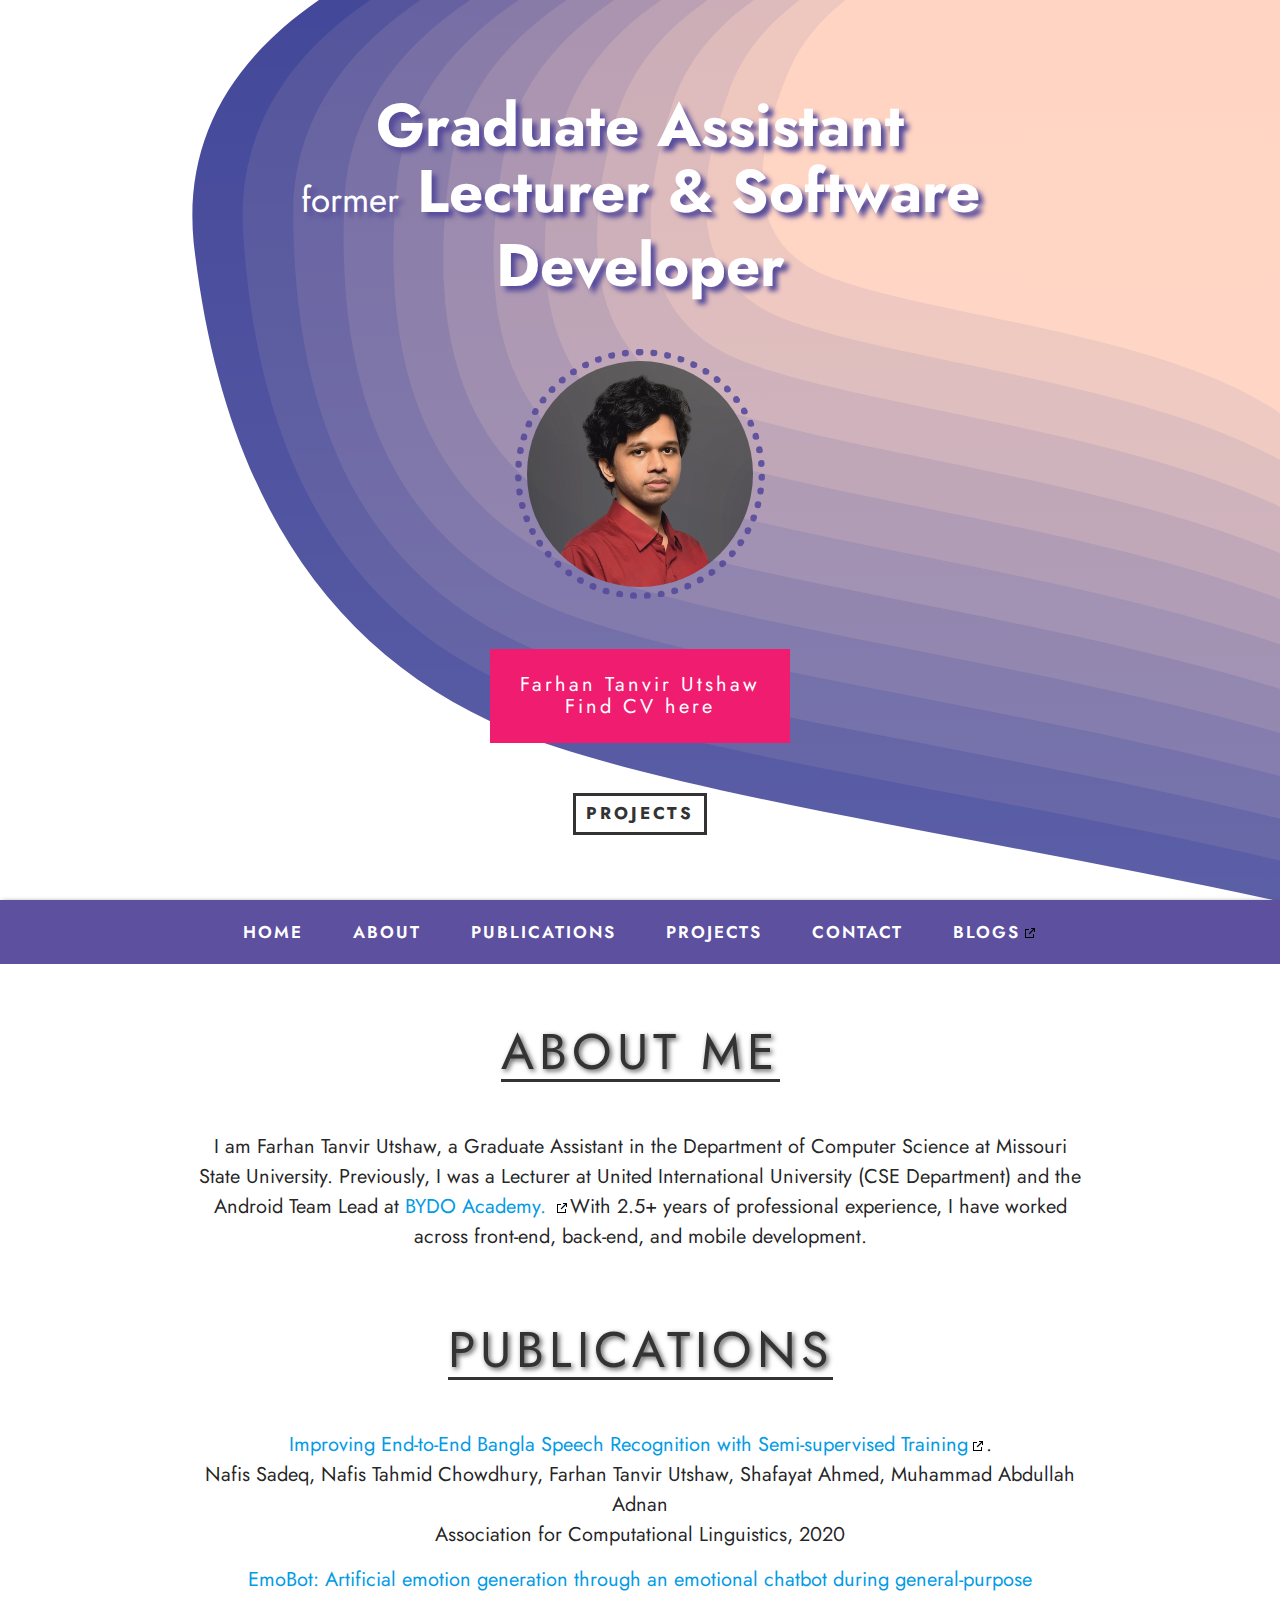
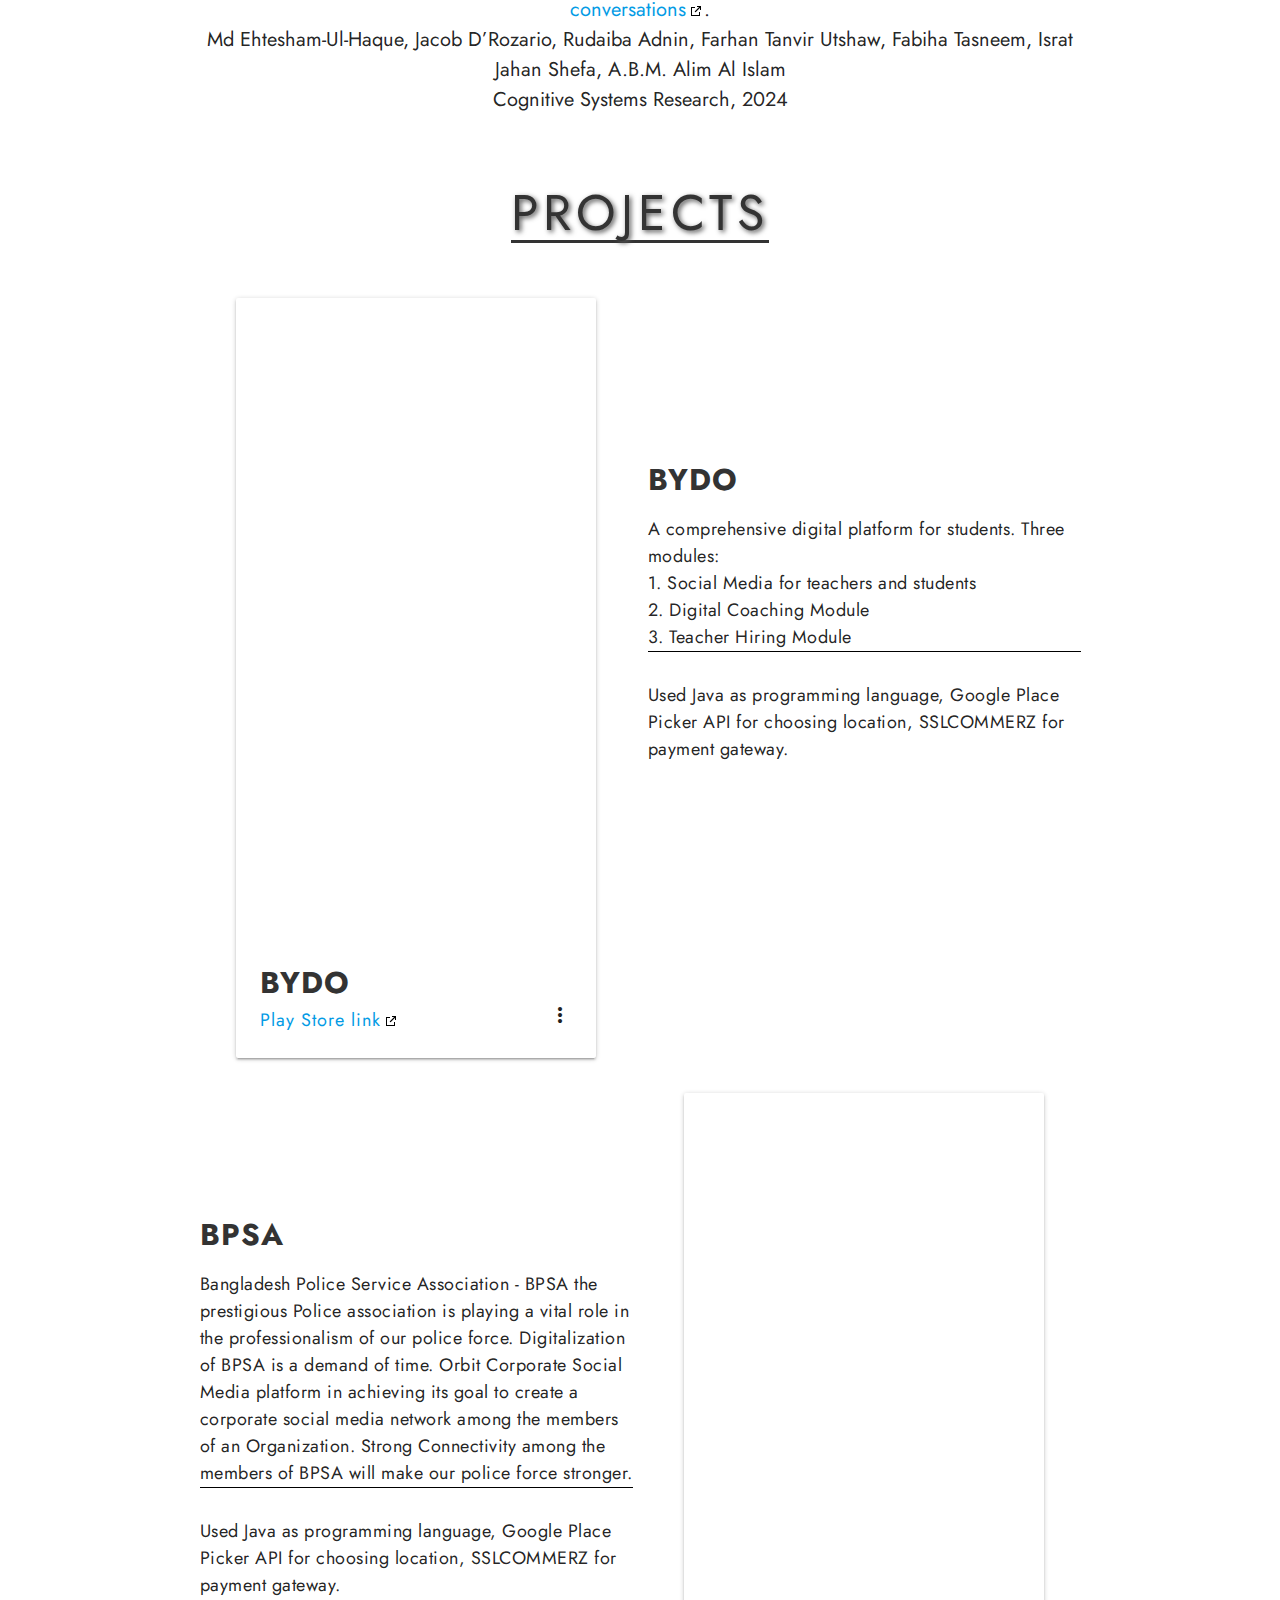
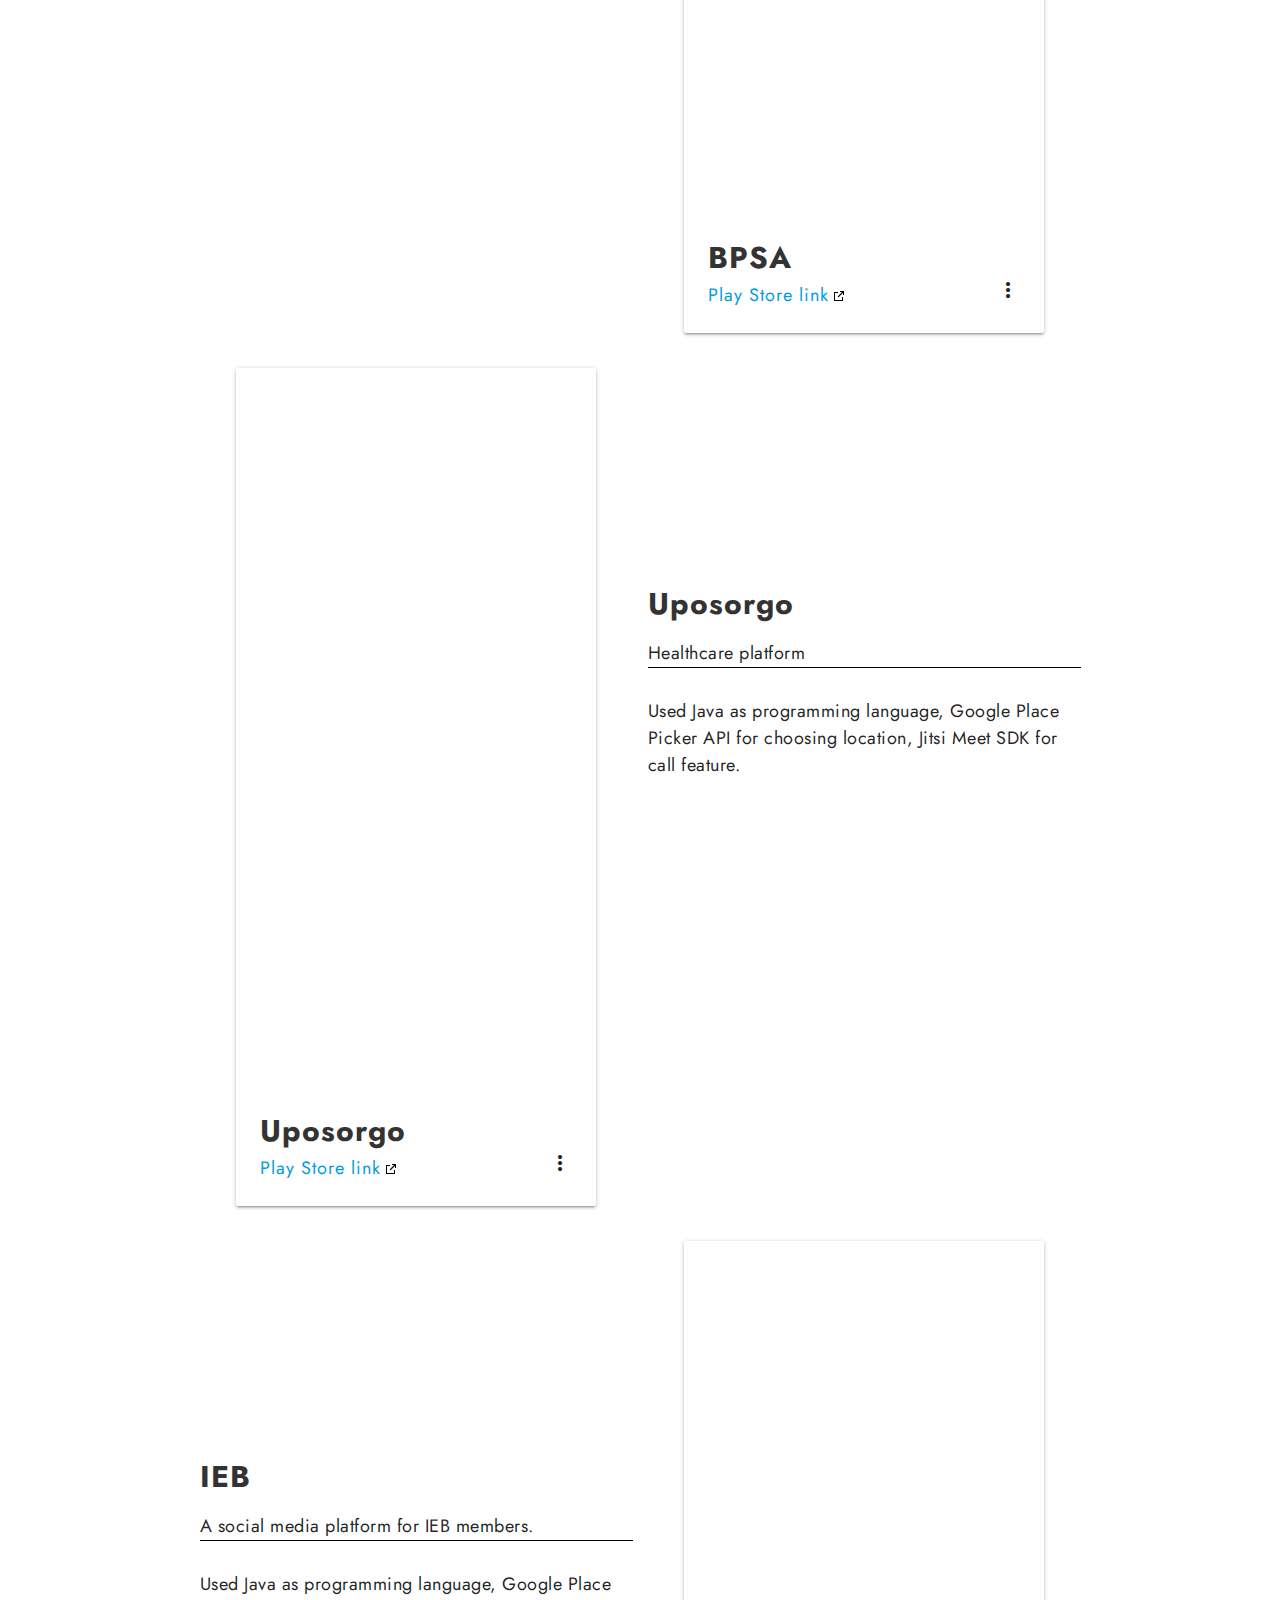
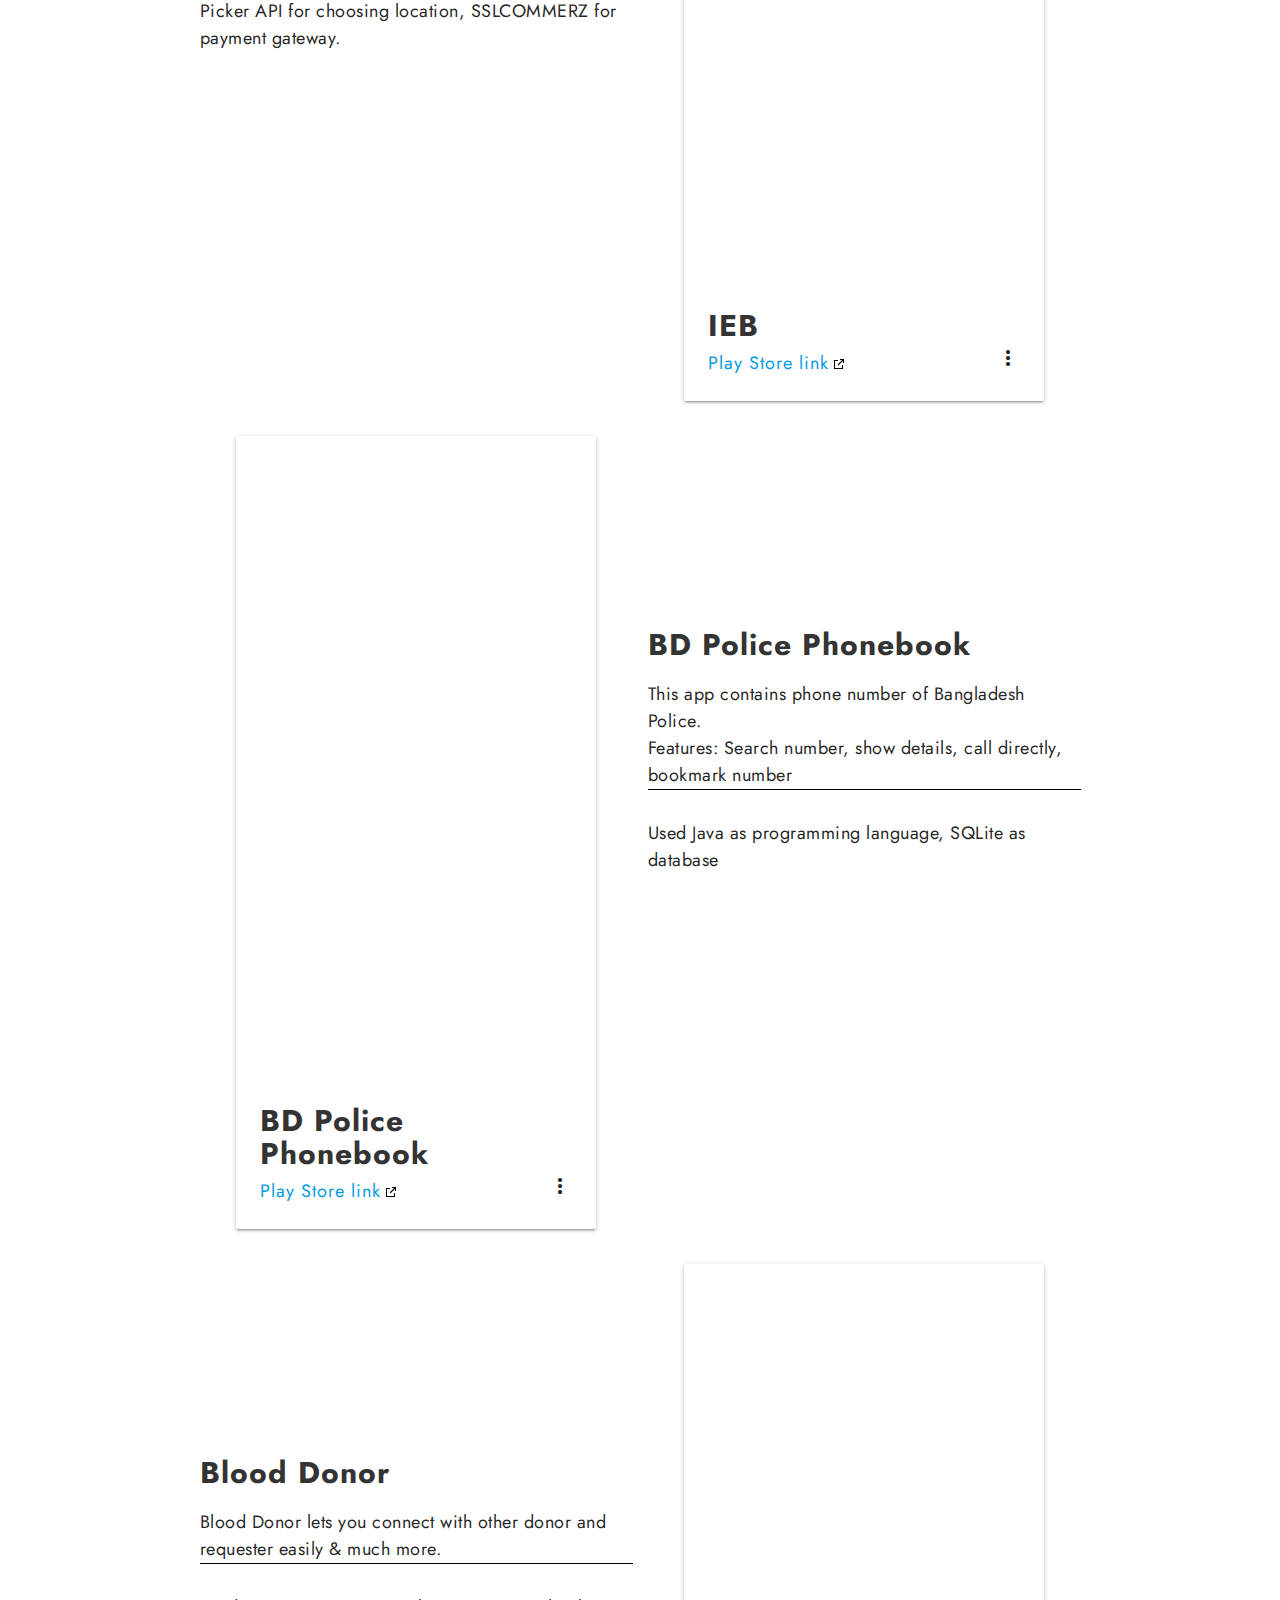
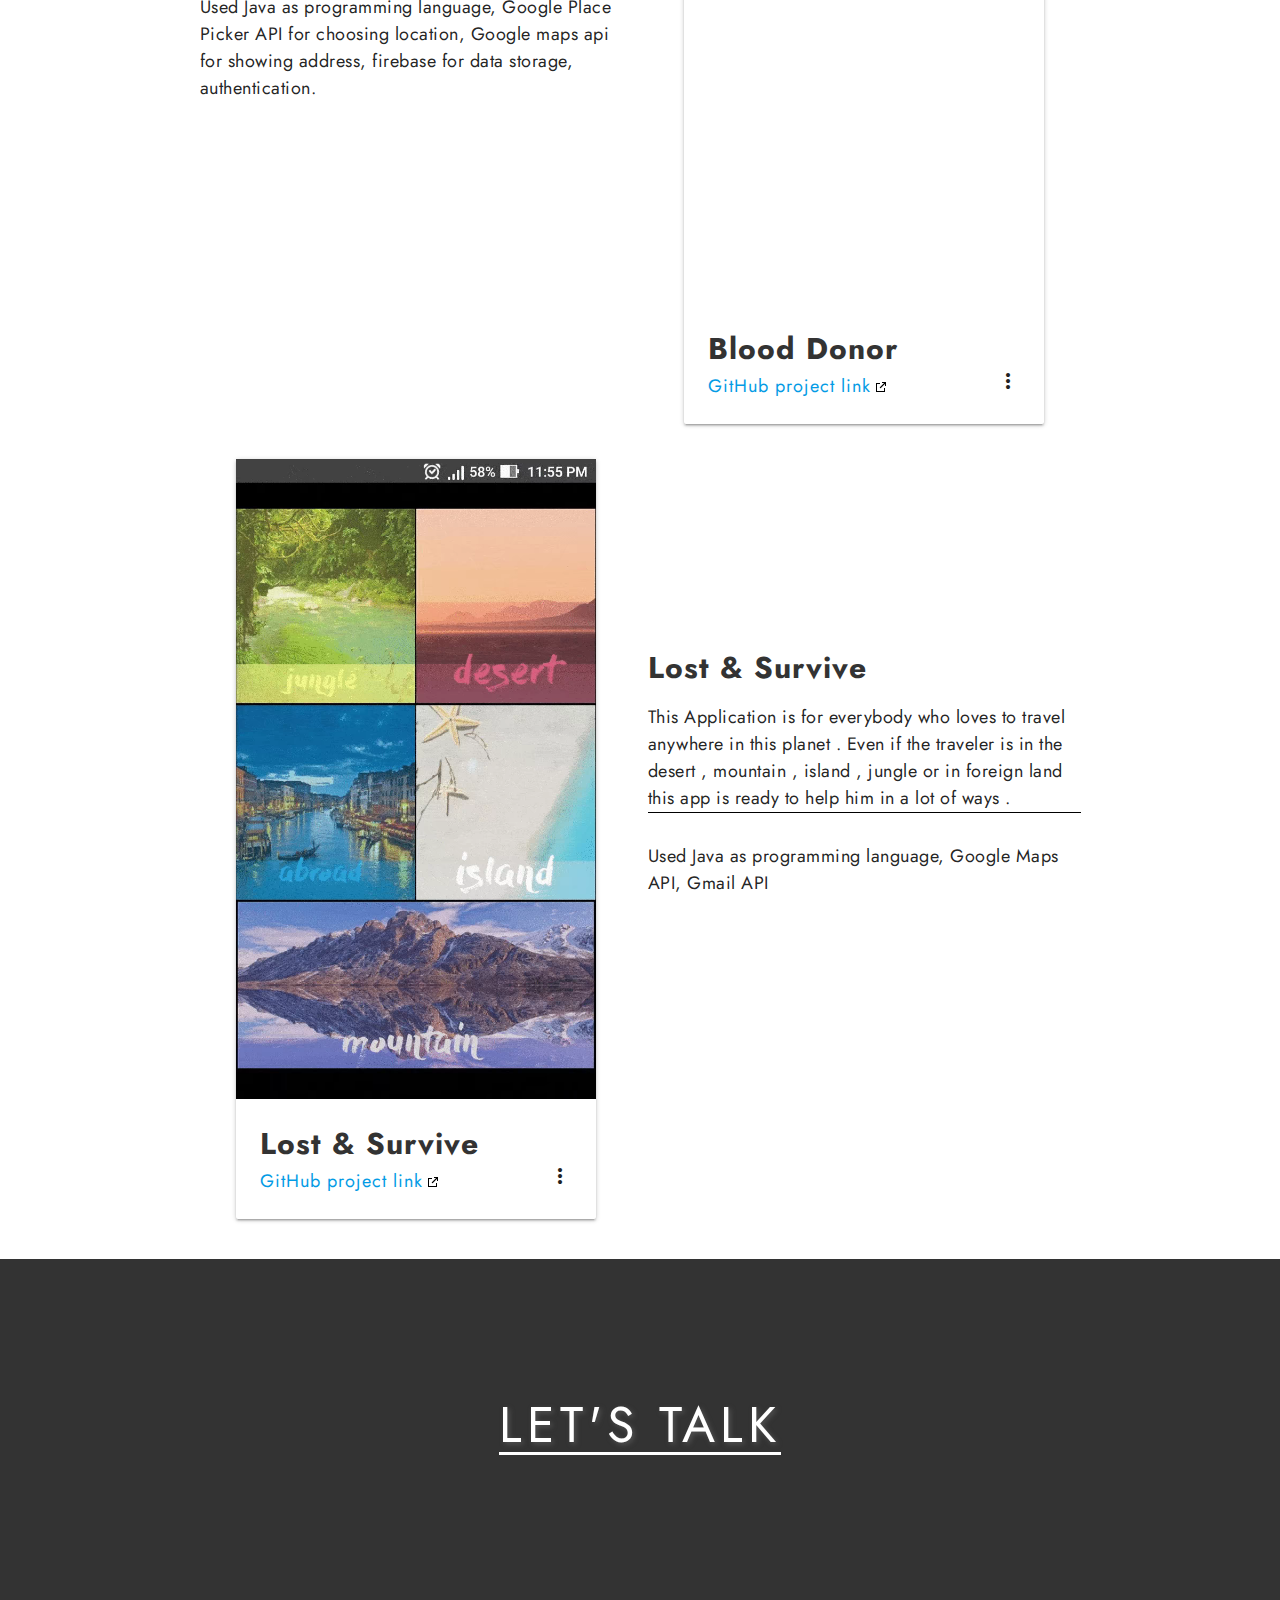
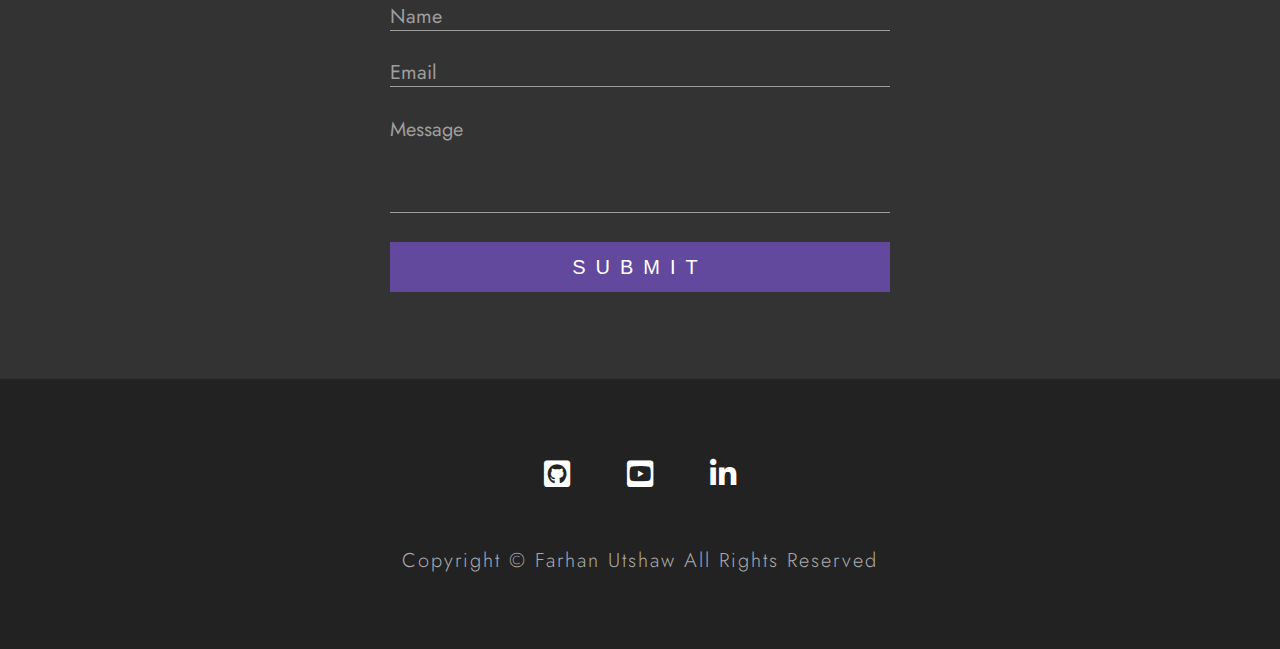
<file: index.html>
<!DOCTYPE html>
<html lang="en">
  <head>
    <meta charset="UTF-8" />
    <meta http-equiv="X-UA-Compatible" content="IE=edge" />
    <meta name="viewport" content="width=device-width, initial-scale=1.0" />
    <meta
      name="description"
      content="Farhan Tanvir Utshaw's website, a software developer & has experience of 2.5+ years in software development"
    />

    <meta
      name="keywords"
      content="Farhan Tanvir Utshaw, Software Developer, Software Engineer, Lecturer utshaw"
    />

    <meta name="author" content="Farhan Tanvir Utshaw" />

    <!-- Compiled and minified CSS -->
    <link
      rel="stylesheet"
      href="https://cdnjs.cloudflare.com/ajax/libs/materialize/1.0.0/css/materialize.min.css"
    />

    <link
      href="https://fonts.googleapis.com/icon?family=Material+Icons&display=swap"
      rel="stylesheet"
    />

    <link rel="preconnect" href="https://fonts.gstatic.com" />
    <link
      href="https://fonts.googleapis.com/css2?family=Jost:wght@100;200;300;400;500;600;700;800;900&display=swap"
      rel="stylesheet"
    />

    <link
      rel="stylesheet"
      href="https://cdnjs.cloudflare.com/ajax/libs/font-awesome/5.15.3/css/all.min.css"
    />

    <link rel="stylesheet" href="css/style.css" type="text/css" />
    <link rel="apple-touch-icon" sizes="180x180" href="/apple-touch-icon.png" />
    <link rel="icon" type="image/png" sizes="32x32" href="/favicon-32x32.png" />
    <link rel="icon" type="image/png" sizes="16x16" href="/favicon-16x16.png" />
    <link rel="manifest" href="/site.webmanifest" />

    <title>Utshaw | Farhan Tanvir Utshaw - Software Developer</title>
    <meta name="google-site-verification" content="DMI4DZ1yvq5IKA2pnVFpoCUUQ46H8Azf14ZIwbT9Qiw" />

    <meta property="og:title" content="Farhan Utshaw's website" />
    <meta property="og:type" content="website" />
    <meta property="og:url" content="https://www.utshaw.com" />
    <meta property="og:image" content="https://www.utshaw.com/apple-touch-icon.png" />

  </head>
  <body>
    <!-- Section 1 -->
    <section class="section-1 center" id="section-1">
      <h1 class="section-top-heading">  Graduate Assistant <br /> <span class="heading-aux">former</span> Lecturer & Software <br />Developer</h1>
      <img
        src="img/Utshaw.png"
        alt="Farhan Tanvir Utshaw"
        class="person-img"
      />
      <a href="resume/cv.pdf"
        ><h3 class="person-name">
          Farhan Tanvir Utshaw <br />
          <span>Find CV here</span>
        </h3>
      </a>
      <a href="#section-3" class="section-1-btn" id="projects-dir-link">Projects</a>
    </section>
    <!-- End of Section 1 -->



    <nav class="navbar">
      <div class="nav-wrapper">
        <a href="#!" class="brand-logo center hide-on-large-only flow-text"
          >Utshaw</a
        >

        <ul id="nav-mobile" class="center hide-on-med-and-down">
          <li><a href="#section-1" class="navbar-link">Home</a></li>
          <li><a href="#section-2" class="navbar-link">About</a></li>
          <li><a href="#section-3" class="navbar-link">Publications</a></li>
          <li><a href="#section-4" class="navbar-link">Projects</a></li>
          <li><a href="#section-5" class="navbar-link">Contact</a></li>
          <li>
            <a
              href="https://utshaw.medium.com/"
              target="_blank"
              class="navbar-link"
              >Blogs</a
            >
          </li>
        </ul>
        <a href="#" data-target="slide-out" class="sidenav-trigger"
          ><i class="material-icons">menu</i></a
        >
      </div>
    </nav>

    <ul id="slide-out" class="sidenav">
      <li><a href="#section-1" class="sidenav-link">Home</a></li>
      <li><a href="#section-2" class="sidenav-link">About</a></li>
      <li><a href="#section-3" class="sidenav-link">Publications</a></li>
      <li><a href="#section-4" class="sidenav-link">Projects</a></li>
      <li><a href="#section-5" class="sidenav-link">Contact</a></li>
      <li>
        <a
          href="https://farhan-tanvir-utshaw.medium.com/"
          target="_blank"
          class="sidenav-link"
          >Blogs</a
        >
      </li>
    </ul>

    <!-- Section About -->
    <section class="section-2 section" id="section-2">
      <h1 class="section-heading" id="section-heading-about-me">About Me</h1>
      <p class="section-2-description container">
        I am Farhan Tanvir Utshaw, a Graduate Assistant in the Department of Computer Science at Missouri State University. Previously, I was a Lecturer at United International University (CSE Department) and the Android Team Lead at 
        <a target="_blank" href="https://www.facebook.com/bydoacademy"
          >BYDO Academy. </a
        >With 2.5+ years of professional experience, I have worked across front-end, back-end, and mobile development.
      </p>
    </section>
    <!-- End of Section About -->

    <!-- Section Publication -->
    <section class="section-3 section" id="section-3">
      <h1 class="section-heading" id="section-heading-publications">
        Publications
      </h1>
      <p class="section-3-description container">
        <a
          target="_blank"
          href="https://www.aclweb.org/anthology/2020.findings-emnlp.169/"
          >Improving End-to-End Bangla Speech Recognition with Semi-supervised
          Training</a
        >. <br />
        Nafis Sadeq, Nafis Tahmid Chowdhury, Farhan Tanvir Utshaw, Shafayat
        Ahmed, Muhammad Abdullah Adnan <br />
        Association for Computational Linguistics, 2020
      </p>

      <br />

      <p class="section-3-description container">
        <a
          target="_blank"
          href="https://www.sciencedirect.com/science/article/abs/pii/S138904172300102X"
          >EmoBot: Artificial emotion generation through an emotional chatbot during general-purpose conversations</a>. <br />
        Md Ehtesham-Ul-Haque, Jacob D’Rozario, Rudaiba Adnin, Farhan Tanvir Utshaw, Fabiha Tasneem, Israt Jahan Shefa, A.B.M. Alim Al Islam <br />
        Cognitive Systems Research, 2024
      </p>

    </section>
    <!-- End of Section Publication -->

    <!-- Section Projects -->
    <section class="section section-projects" id="section-4">
      <h1 class="section-heading">Projects</h1>
      <div class="container">
        <!-- Row 1 -->
        <div class="row row-2 project-container">
          <div class="col m6 s12">
            <div class="card">
              <div class="card-image waves-effect waves-block waves-light">
                <!-- <img class="activator" src="img/bydo.gif" alt="" /> -->

                <video autoplay loop muted playsinline width="100%">
                  <source src="./img/bydo.webm" type="video/webm" />
                  <source src="./img/bydo.mp4" type="video/mp4" />
                </video>

                <!-- <span class="card-title">IEB</span> -->
              </div>

              <div class="card-content">
                <span class="card-title activator grey-text text-darken-4">
                  <h4 class="project-name">BYDO</h4>
                  <i class="material-icons right">more_vert</i></span
                >
                <p>
                  <a
                    target="_blank"
                    class="project-link"
                    href="https://play.google.com/store/apps/details?id=com.suffixit.bydo&hl=en&gl=US"
                    >Play Store link</a
                  >
                </p>
              </div>
              <div class="card-reveal">
                <span class="card-title grey-text text-darken-4 project-name"
                  ><h4 class="project-name">
                    BYDO <i class="material-icons right">close</i>
                  </h4></span
                >
                <p class="project-title project-technology">
                  A comprehensive digital platform for students.
                </p>
                <p class="project-technology">
                  Used Java as programming language, Google Place Picker API for
                  choosing location, SSLCOMMERZ for payment gateway.
                </p>
              </div>
            </div>
          </div>

          <div class="col m6 hide-on-small-only details-container">
            <div class="img-content">
              <h3 class="project-name">BYDO</h3>
              <p class="project-title project-technology">
                A comprehensive digital platform for students. Three modules:
                <br />
                1. Social Media for teachers and students<br />
                2. Digital Coaching Module <br />
                3. Teacher Hiring Module <br />
              </p>

              <p class="project-technology">
                Used Java as programming language, Google Place Picker API for
                choosing location, SSLCOMMERZ for payment gateway.
              </p>
            </div>
          </div>
        </div>
        <!-- End of Row -1 -->

        <!-- Row2 -->
        <div class="row row-2 project-container">
          <div class="col m6 hide-on-small-only details-container">
            <div class="img-content">
              <h3 class="project-name">BPSA</h3>
              <p class="project-title project-technology">
                Bangladesh Police Service Association - BPSA the prestigious
                Police association is playing a vital role in the
                professionalism of our police force. Digitalization of BPSA is a
                demand of time. Orbit Corporate Social Media platform in
                achieving its goal to create a corporate social media network
                among the members of an Organization. Strong Connectivity among
                the members of BPSA will make our police force stronger.
                <br />
              </p>

              <p class="project-technology">
                Used Java as programming language, Google Place Picker API for
                choosing location, SSLCOMMERZ for payment gateway.
              </p>
            </div>
          </div>

          <div class="col m6 s12">
            <div class="card">
              <div class="card-image waves-effect waves-block waves-light">
                <!-- <img class="activator" src="img/bpsa.gif" alt="" /> -->

                <video autoplay loop muted playsinline width="100%">
                  <source src="./img/bpsa.webm" type="video/webm" />
                  <source src="./img/bpsa.mp4" type="video/mp4" />
                </video>

                <!-- <span class="card-title">IEB</span> -->
              </div>

              <div class="card-content">
                <span class="card-title activator grey-text text-darken-4">
                  <h4 class="project-name">BPSA</h4>
                  <i class="material-icons right">more_vert</i></span
                >
                <p class="hide_me">
                  <a
                    target="_blank"
                    class="project-link"
                    href="https://play.google.com/store/apps/details?id=com.bydoengineering.bpsa&hl=en&gl=US"
                    >Play Store link</a
                  >
                </p>
              </div>
              <div class="card-reveal">
                <span class="card-title grey-text text-darken-4 project-name"
                  ><h4 class="project-name">
                    BPSA <i class="material-icons right">close</i>
                  </h4></span
                >
                <p class="project-title project-technology">
                  Bangladesh Police Service Association - BPSA the prestigious
                  Police association is playing a vital role in the
                  professionalism of our police force. Digitalization of BPSA is
                  a demand of time. Orbit Corporate Social Media platform in
                  achieving its goal to create a corporate social media network
                  among the members of an Organization. Strong Connectivity
                  among the members of BPSA will make our police force stronger.
                </p>
                <p class="project-technology">
                  Used Java as programming language, Google Place Picker API for
                  choosing location, SSLCOMMERZ for payment gateway.
                </p>
              </div>
            </div>
          </div>
        </div>
        <!-- Row2 -->

        <!-- Row 3 -->
        <div class="row row-3 project-container">
          <div class="col m6 s12 card-right-align">
            <div class="card">
              <div class="card-image waves-effect waves-block waves-light">
                <!-- <img class="activator" src="img/ieb.gif" alt="" /> -->
                <video autoplay loop muted playsinline width="100%">
                  <source src="./img/uposorgo.webm" type="video/webm" />
                  <!-- <source src="./img/ieb.mp4" type="video/mp4" /> -->
                </video>
                <!-- <span class="card-title">IEB</span> -->
              </div>

              <div class="card-content">
                <span class="card-title activator grey-text text-darken-4">
                  <h4 class="project-name">Uposorgo</h4>
                  <i class="material-icons right">more_vert</i></span
                >
                <p class="hide_me">
                  <a
                    target="_blank"
                    class="project-link"
                    href="https://play.google.com/store/apps/details?id=com.uposorgo.uposorgo"
                    >Play Store link</a
                  >
                </p>
              </div>

              <div class="card-reveal">
                <span class="card-title grey-text text-darken-4 project-name"
                  ><h4 class="project-name">
                    Uposorgo
                    <i class="material-icons right">close</i>
                  </h4></span
                >
                <p class="project-title project-technology">
                  Healthcare platform
                </p>
                <p class="project-technology">
                  Uposorgo is a tech based Healthcare Start Up which aims to
                  bring world class healthcare services to people's doorsteps.
                  It is an online doctor appointment service platform which is
                  integrated with many other services. Uposorgo provides a real
                  time doctor's consultation through a user friendly app
                  interface and fully secured communication channel between
                  doctors and patients. The vision and mission of Uposorgo is to
                  connect the root level people even from the remote areas so
                  that they can avail standard healthcare services which will
                  bring positive impact in their lives. Uposorgo believes in
                  continuous development in healthcare services keeping pace
                  with the advancement of technology. Uposorgo is committed to
                  connecting and bringing people from all the spectrum of
                  society in an online umbrella healthcare system with quality
                  services as part of social responsibility.
                </p>
              </div>
            </div>
          </div>

          <div class="col m6 hide-on-small-only details-container">
            <div class="img-content">
              <h3 class="project-name">Uposorgo</h3>
              <p class="project-title project-technology">
                Healthcare platform
              </p>

              <p class="project-technology">
                Used Java as programming language, Google Place Picker API for
                choosing location, Jitsi Meet SDK for call feature.
              </p>
            </div>
          </div>
        </div>
        <!-- End of Row-3 -->

        <!-- Row -3 -->
        <div class="row row-3 project-container">
          <div class="col m6 hide-on-small-only details-container">
            <div class="img-content">
              <h3 class="project-name">IEB</h3>
              <p class="project-title project-technology">
                A social media platform for IEB members.
              </p>

              <p class="project-technology">
                Used Java as programming language, Google Place Picker API for
                choosing location, SSLCOMMERZ for payment gateway.
              </p>
            </div>
          </div>
          <div class="col m6 s12 card-right-align">
            <div class="card">
              <div class="card-image waves-effect waves-block waves-light">
                <!-- <img class="activator" src="img/ieb.gif" alt="" /> -->
                <video autoplay loop muted playsinline width="100%">
                  <source src="./img/ieb.webm" type="video/webm" />
                  <source src="./img/ieb.mp4" type="video/mp4" />
                </video>
                <!-- <span class="card-title">IEB</span> -->
              </div>

              <div class="card-content">
                <span class="card-title activator grey-text text-darken-4">
                  <h4 class="project-name">IEB</h4>
                  <i class="material-icons right">more_vert</i></span
                >
                <p class="hide_me">
                  <a
                    target="_blank"
                    class="project-link"
                    href="https://play.google.com/store/apps/details?id=com.suffixit.iebapp"
                    >Play Store link</a
                  >
                </p>
              </div>

              <div class="card-reveal">
                <span class="card-title grey-text text-darken-4 project-name"
                  ><h4 class="project-name">
                    IEB
                    <i class="material-icons right">close</i>
                  </h4></span
                >
                <p class="project-title project-technology">
                  A social media platform for IEB members.
                </p>
                <p class="project-technology">
                  Used Java as programming language, Google Place Picker API for
                  choosing location, SSLCOMMERZ for payment gateway.
                </p>
              </div>
            </div>
          </div>
        </div>
        <!-- End of Row-3 -->

        <!-- Row 4 -->
        <div class="row row-4 project-container">
          <div class="col m6 s12">
            <div class="card">
              <div class="card-image waves-effect waves-block waves-light">
                <!-- <img class="activator" src="img/bd_police.gif" alt="" /> -->
                <video autoplay loop muted playsinline width="100%">
                  <source src="./img/bd_police.webm" type="video/webm" />
                  <source src="./img/bd_police.mp4" type="video/mp4" />
                </video>
                <!-- <span class="card-title">IEB</span> -->
              </div>

              <div class="card-content">
                <span class="card-title activator grey-text text-darken-4">
                  <h4 class="project-name">BD Police Phonebook</h4>
                  <i class="material-icons right">more_vert</i></span
                >
                <p class="hide_me">
                  <a
                    target="_blank"
                    class="project-link"
                    href="https://play.google.com/store/apps/details?id=com.vertexbyte.bdal"
                    >Play Store link</a
                  >
                </p>
              </div>
              <div class="card-reveal">
                <span class="card-title grey-text text-darken-4 project-name"
                  ><h4 class="project-name">
                    BD Police Phonebook
                    <i class="material-icons right">close</i>
                  </h4></span
                >
                <p class="project-title project-technology">
                  This app contains phone number of Bangladesh Police.
                </p>
                <p class="project-technology">
                  Used Java as programming language, SQLite as database
                </p>
              </div>
            </div>
          </div>

          <div class="col m6 hide-on-small-only details-container">
            <div class="img-content">
              <h3 class="project-name">BD Police Phonebook</h3>
              <p class="project-title project-technology">
                This app contains phone number of Bangladesh Police.
                <br />
                Features: Search number, show details, call directly, bookmark
                number
              </p>

              <p class="project-technology">
                Used Java as programming language, SQLite as database
              </p>
            </div>
          </div>
        </div>
        <!-- End of Row -4 -->

        <!-- Row -5 -->
        <div class="row row-5 project-container">
          <div class="col m6 hide-on-small-only details-container">
            <div class="img-content">
              <h3 class="project-name">Blood Donor</h3>
              <p class="project-title project-technology">
                Blood Donor lets you connect with other donor and requester
                easily & much more.
              </p>

              <p class="project-technology">
                Used Java as programming language, Google Place Picker API for
                choosing location, Google maps api for showing address, firebase
                for data storage, authentication.
              </p>
            </div>
          </div>
          <div class="col m6 s12 card-right-align">
            <div class="card">
              <div class="card-image waves-effect waves-block waves-light">
                <!-- <img class="activator" src="img/blood_donor.gif" alt="" /> -->

                <video autoplay loop muted playsinline width="100%">
                  <source src="./img/blood_donor.webm" type="video/webm" />
                  <source src="./img/blood_donor.mp4" type="video/mp4" />
                </video>

                <!-- <span class="card-title">IEB</span> -->
              </div>

              <div class="card-content">
                <span class="card-title activator grey-text text-darken-4">
                  <h4 class="project-name">Blood Donor</h4>
                  <i class="material-icons right">more_vert</i></span
                >
                <p>
                  <a
                    target="_blank"
                    class="project-link"
                    href="https://github.com/Utshaw/BloodDonor"
                    >GitHub project link</a
                  >
                </p>
              </div>

              <div class="card-reveal">
                <span class="card-title grey-text text-darken-4 project-name"
                  ><h4 class="project-name">
                    Blood Donor
                    <i class="material-icons right">close</i>
                  </h4></span
                >
                <p class="project-title project-technology">
                  Blood Donor lets you connect with other donor and requester
                  easily & much more. <br />
                  Features: <br />
                  1) Realtime chat with users <br />
                  2) Search for blood donor/ requester in nearby locations
                  <br />
                  3) Request for blood <br />
                </p>
                <p class="project-technology">
                  Used Java as programming language, Google Place Picker API for
                  choosing location, Google maps api for showing address,
                  firebase for data storage, authentication.
                </p>
              </div>
            </div>
          </div>
        </div>
        <!-- End of Row-5 -->

        <!-- Row 6 -->
        <div class="row row-6 project-container">
          <div class="col m6 s12">
            <div class="card">
              <div class="card-image waves-effect waves-block waves-light">
                <!-- <img class="activator" src="img/lost&survive.gif" alt="" /> -->

                <video autoplay loop muted playsinline width="100%">
                  <source src="./img/lost&survive.webm" type="video/webm" />
                  <source src="./img/lost&survive.mp4" type="video/mp4" />
                </video>

                <!-- <span class="card-title">IEB</span> -->
              </div>

              <div class="card-content">
                <span class="card-title activator grey-text text-darken-4">
                  <h4 class="project-name">Lost & Survive</h4>
                  <i class="material-icons right">more_vert</i></span
                >
                <p>
                  <a
                    target="_blank"
                    class="project-link"
                    href="https://github.com/Utshaw/Lost_AND_Survive"
                    >GitHub project link</a
                  >
                </p>
              </div>
              <div class="card-reveal">
                <span class="card-title grey-text text-darken-4 project-name"
                  ><h4 class="project-name">
                    Lost & Survive
                    <i class="material-icons right">close</i>
                  </h4></span
                >
                <p class="project-title project-technology">
                  This Application is for everybody who loves to travel anywhere
                  in this planet . Even if the traveler is in the desert ,
                  mountain , island , jungle or in foreign land this app is
                  ready to help him in a lot of ways .
                </p>
                <p class="project-technology">
                  Used Java as programming language, Google Maps API, Gmail API
                </p>
              </div>
            </div>
          </div>

          <div class="col m6 s12 hide-on-small-only details-container">
            <div class="img-content">
              <h3 class="project-name">Lost & Survive</h3>
              <p class="project-title project-technology">
                This Application is for everybody who loves to travel anywhere
                in this planet . Even if the traveler is in the desert ,
                mountain , island , jungle or in foreign land this app is ready
                to help him in a lot of ways .
              </p>

              <p class="project-technology">
                Used Java as programming language, Google Maps API, Gmail API
              </p>
            </div>
          </div>
        </div>
        <!-- End of Row -6 -->

        <div class="row"  style="display: none;">
          <div class="col s12 l4 m6">
            <div class="card">
              <div class="card-image">
                <img src="img/bip.png" />
                <a
                  href="#modal-tip"
                  class="
                    btn-floating
                    halfway-fab
                    waves-effect waves-light
                    red
                    modal-trigger
                  "
                  ><i class="material-icons">add</i></a
                >
              </div>
              <div class="card-content">
                <p class="project-technology">
                  Website for BUET Rover Team: Team Interplanetar.
                  <a href="https://buetinterplanetar.com/" target="_blank"
                    >Website link</a
                  >
                </p>
              </div>
            </div>
          </div>

          <div class="col s12 l4 m6">
            <div class="card">
              <div class="card-image">
                <img src="img/robi1.png" />
                <a
                  href="#modal-robi1"
                  class="
                    btn-floating
                    halfway-fab
                    waves-effect waves-light
                    red
                    modal-trigger
                  "
                  ><i class="material-icons">add</i></a
                >
              </div>
              <div class="card-content">
                <p class="project-technology">
                  Robi survey visualisation.
                  <a href="https://beehubbd.com/beematrix/" target="_blank"
                    >Website link</a
                  >
                </p>
              </div>
            </div>
          </div>

          <div class="col s12 l4 m6">
            <div class="card">
              <div class="card-image">
                <img src="img/robi1.png" />
                <a
                  href="#modal-robi2"
                  class="
                    btn-floating
                    halfway-fab
                    waves-effect waves-light
                    red
                    modal-trigger
                  "
                  ><i class="material-icons">add</i></a
                >
              </div>
              <div class="card-content">
                <p class="project-technology">
                  Robi survey for AP installations.
                  <a href="https://beehubbd.com/digital-sarf" target="_blank"
                    >Website link</a
                  >
                </p>
              </div>
            </div>
          </div>
        </div>
      </div>
    </section>
    <!-- End of Section Projects  -->

    <section class="section section-contact" id="section-5">
      <h1 class="section-heading section-contact-heading">Let's talk</h1>

      <form
        class="contact-form"
        action="https://formspree.io/f/xknknwgl"
        method="post"
      >
        <div class="input-field">
          <input type="text" id="name" name="name" />
          <label for="name">Name</label>
        </div>

        <div class="input-field">
          <input type="email" id="email" name="email" />
          <label for="email">Email</label>
        </div>

        <div class="input-field">
          <textarea
            id="message"
            class="materialize-textarea"
            name="message"
          ></textarea>
          <label for="message">Message</label>
        </div>

        <input type="submit" value="submit" class="contact-form-btn" />
      </form>
    </section>

    <!-- Footer  -->
    <footer class="center">
      <div class="social-media">
        <a
          target="_blank"
          title="Farhan Tanvir Utshaw's GitHub profile"
          href="https://github.com/Utshaw"
          class="social-media-link"
        >
          <i class="fab fa-github-square"></i>
        </a>

        <a
          target="_blank"
          title="Farhan Tanvir Utshaw's YouTube page"
          href="https://www.youtube.com/channel/UCppDNtA1agHtBlpr2uDdduA"
          class="social-media-link"
        >
          <i class="fab fa-youtube-square"></i>
        </a>

        <a
          target="_blank"
          title="Farhan Tanvir Utshaw's LinkedIn profile"
          href="https://www.linkedin.com/in/farhan-utshaw-29ab99108/"
          class="social-media-link"
        >
          <i class="fab fa-linkedin-in"></i>
        </a>
      </div>
      <p class="copyright">
        Copyright &copy; Farhan Utshaw All Rights Reserved
      </p>
    </footer>

    <!-- End of Footer -->

    <!-- Modal 1 -->
    <div id="modal-tip" class="modal">
      <div class="modal-content">
        <h4 class="project-name">BUET Interplanetar website</h4>
        <p class="project-technology">Built using HTML, CSS, Javascript</p>
      </div>
    </div>

    <!-- Modal 2 -->
    <div id="modal-robi1" class="modal">
      <div class="modal-content">
        <h4 class="project-name">Robi survey data visualization</h4>
        <p class="project-technology">
          Used Tableau to create visualisations from survey data: 3 dash-boards
          & 21 visualisations
        </p>
      </div>
    </div>

    <!-- Modal 2 -->
    <div id="modal-robi2" class="modal">
      <div class="modal-content">
        <h4 class="project-name">
          Robi survey visualization for AP installation
        </h4>
        <p class="project-technology">
          Used leaflet js & openstreetmap to create interactive map,
          Materi-alize css framework for styling
        </p>
      </div>
    </div>

    <!-- Used Tableau to create visualisations from survey data: 3 dashboards \& 21 visualisations -->

    <script
      type="text/javascript"
      src="https://code.jquery.com/jquery-3.2.1.min.js"
    ></script>

    <!-- Compiled and minified JavaScript -->
    <script src="https://cdnjs.cloudflare.com/ajax/libs/materialize/1.0.0/js/materialize.min.js"></script>

    <script src="js/script.js"></script>
  </body>
</html>
</file>
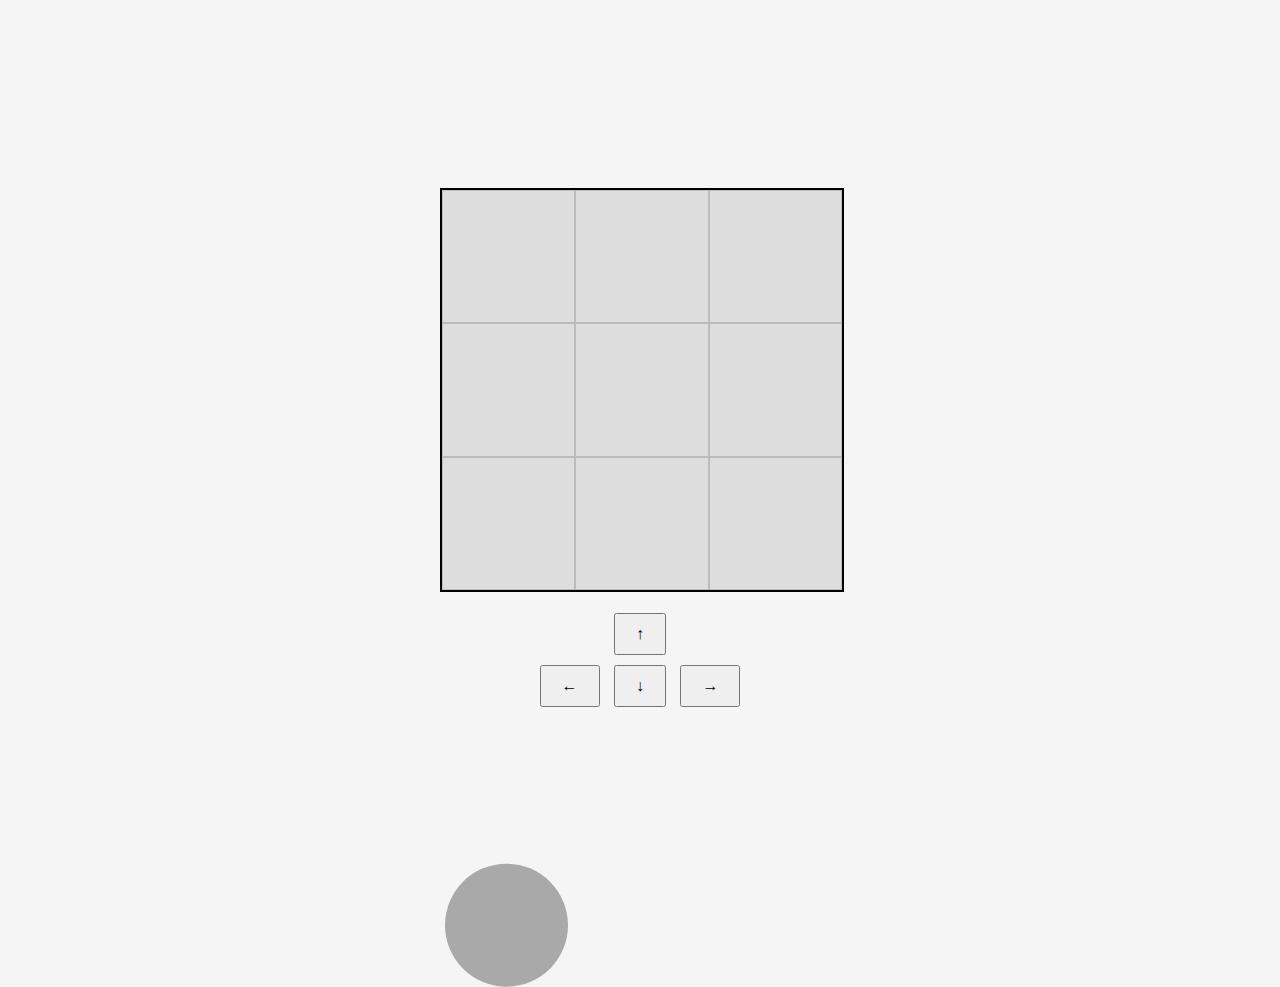
<file: toc/index.html>
<!DOCTYPE html>
<html lang="en">
<head>
  <meta charset="UTF-8">
  <meta name="viewport" content="width=device-width, initial-scale=1.0">
  <title>Responsive Grid Ball Movement</title>
  <link rel="stylesheet" href="styles.css">
</head>
<body>
  <div class="grid-container">
    <div class="grid">
      <!-- Grid cells -->
      <div class="cell"></div>
      <div class="cell"></div>
      <div class="cell"></div>
      <div class="cell"></div>
      <div class="cell"></div>
      <div class="cell"></div>
      <div class="cell"></div>
      <div class="cell"></div>
      <div class="cell"></div>
    </div>
    <div class="ball" id="ball"></div>
  </div>
  <div class="controls">
    <button id="up" class="control-button">↑</button>
    <div>
      <button id="left" class="control-button">←</button>
      <button id="down" class="control-button">↓</button>
      <button id="right" class="control-button">→</button>
    </div>
  </div>
  <script src="script.js"></script>
</body>
</html>
</file>
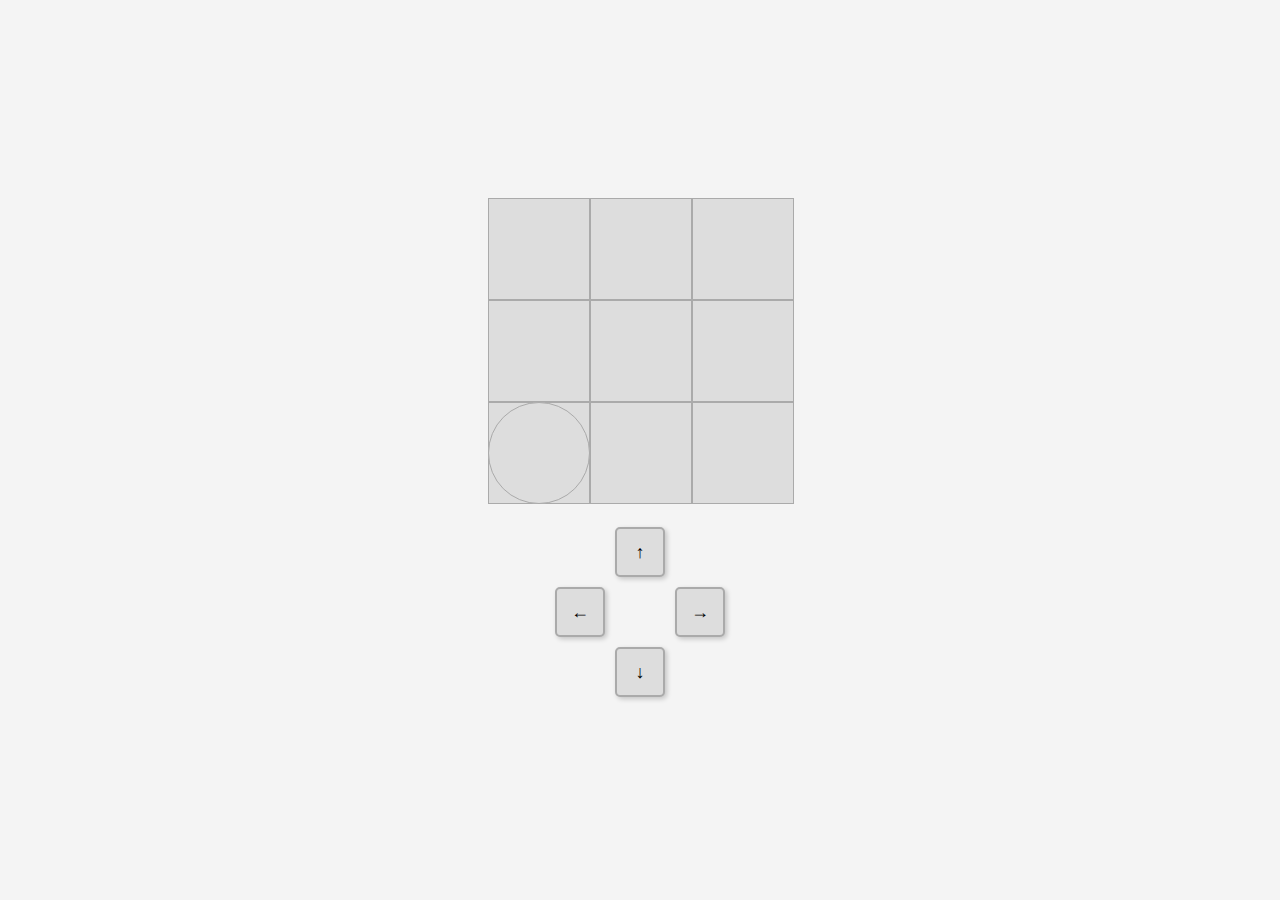
<file: toc2/index.html>
<!DOCTYPE html>
<html lang="en">
<head>
  <meta charset="UTF-8">
  <meta name="viewport" content="width=device-width, initial-scale=1.0">
  <title>Grid Movement</title>
  <link rel="stylesheet" href="styles.css">
</head>
<body>
  <div class="grid-container">
    <div class="grid" id="grid"></div>
  </div>
  <div class="arrow-panel">
    <div class="arrow-row">
      <button class="arrow-key" onclick="move('up')">↑</button>
    </div>
    <div class="arrow-row">
      <button class="arrow-key" onclick="move('left')">←</button>
      <button class="arrow-key invisible"></button>
      <button class="arrow-key" onclick="move('right')">→</button>
    </div>
    <div class="arrow-row">
      <button class="arrow-key" onclick="move('down')">↓</button>
    </div>
  </div>
  <script src="script.js"></script>
</body>
</html>
</file>
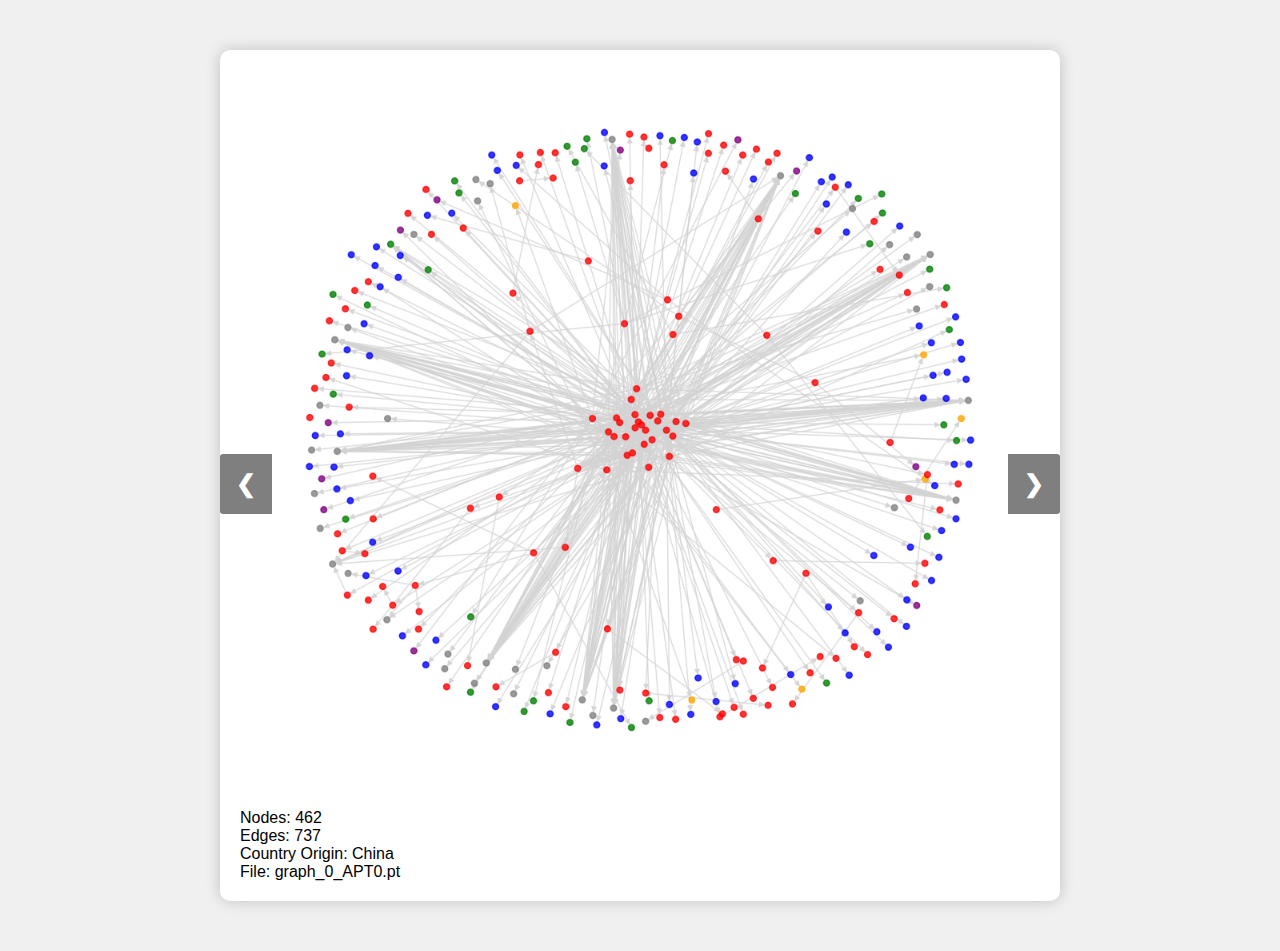
<file: windoes_graphs_img/index.html>
<!DOCTYPE html>
<html lang="en">
<head>
    <meta charset="UTF-8">
    <meta name="viewport" content="width=device-width, initial-scale=1.0">
    <title>Image Slideshow with Info</title>
    <style>
        body {
            font-family: Arial, sans-serif;
            text-align: center;
            margin: 0;
            padding: 0;
            background-color: #f0f0f0;
        }
        #slideshow-container {
            position: relative;
            max-width: 800px;
            margin: 50px auto;
            background-color: #fff;
            padding: 20px;
            border-radius: 10px;
            box-shadow: 0 0 15px rgba(0,0,0,0.2);
        }
        img {
            width: 100%;
            height: auto;
            border-radius: 10px;
        }
        .info-box {
            margin-top: 15px;
            font-size: 16px;
            text-align: left;
        }
        .nav-btn {
            cursor: pointer;
            position: absolute;
            top: 50%;
            width: auto;
            padding: 16px;
            margin-top: -22px;
            color: white;
            font-weight: bold;
            font-size: 24px;
            border-radius: 0 3px 3px 0;
            user-select: none;
            background-color: rgba(0,0,0,0.5);
        }
        #prev {
            left: 0;
            border-radius: 3px 0 0 3px;
        }
        #next {
            right: 0;
            border-radius: 0 3px 3px 0;
        }
        .nav-btn:hover {
            background-color: rgba(0,0,0,0.8);
        }
    </style>
</head>
<body>

<div id="slideshow-container">
    <img id="slide" src="Figure_1.png" alt="Slideshow Image">
    <div class="info-box" id="info">
        Nodes: 462<br>
        Edges: 737<br>
        Country Origin: China<br>
        File: graph_0_APT0.pt
    </div>
    <a class="nav-btn" id="prev">&#10094;</a>
    <a class="nav-btn" id="next">&#10095;</a>
</div>

<script>
    const slides = [
        {
            img: "Figure_1.png",
            nodes: 462,
            edges: 737,
            country: "China",
            file: "graph_0_APT0.pt"
        },
        {
            img: "Figure_2.png",
            nodes: 605,
            edges: 937,
            country: "China",
            file: "graph_10_APT5.pt"
        },
        {
            img: "Figure_3.png",
            nodes: 1440,
            edges: 2114,
            country: "China",
            file: "graph_1_APT0.pt"
        },
        {
            img: "Figure_4.png",
            nodes: 485,
            edges: 786,
            country: "China",
            file: "graph_2_APT0.pt"
        },
        {
            img: "Figure_5.png",
            nodes: 482,
            edges: 787,
            country: "China",
            file: "graph_3_APT0.pt"
        },
        {
            img: "Figure_6.png",
            nodes: 678,
            edges: 1284,
            country: "China",
            file: "graph_4_APT0.pt"
        },
        {
            img: "Figure_7.png",
            nodes: 525,
            edges: 833,
            country: "China",
            file: "graph_5_APT1.pt"
        },
        {
            img: "Figure_8.png",
            nodes: 595,
            edges: 945,
            country: "Russia",
            file: "graph_6_APT2.pt"
        },
        {
            img: "Figure_9.png",
            nodes: 711,
            edges: 1411,
            country: "Vietnam",
            file: "graph_7_APT3.pt"
        },
        {
            img: "Figure_10.png",
            nodes: 2013,
            edges: 2882,
            country: "Vietnam",
            file: "graph_8_APT4.pt"
        },
        {
            img: "Figure_11.png",
            nodes: 617,
            edges: 1073,
            country: "China",
            file: "graph_9_APT5.pt"
        }
    ];

    let currentIndex = 0;
    const slide = document.getElementById('slide');
    const infoBox = document.getElementById('info');

    function updateSlide() {
        const s = slides[currentIndex];
        slide.src = s.img;
        infoBox.innerHTML = `Nodes: ${s.nodes}<br>Edges: ${s.edges}<br>Country Origin: ${s.country}<br>File: ${s.file}`;
    }

    document.getElementById('prev').addEventListener('click', () => {
        currentIndex = (currentIndex - 1 + slides.length) % slides.length;
        updateSlide();
    });

    document.getElementById('next').addEventListener('click', () => {
        currentIndex = (currentIndex + 1) % slides.length;
        updateSlide();
    });
</script>

</body>
</html>
</file>
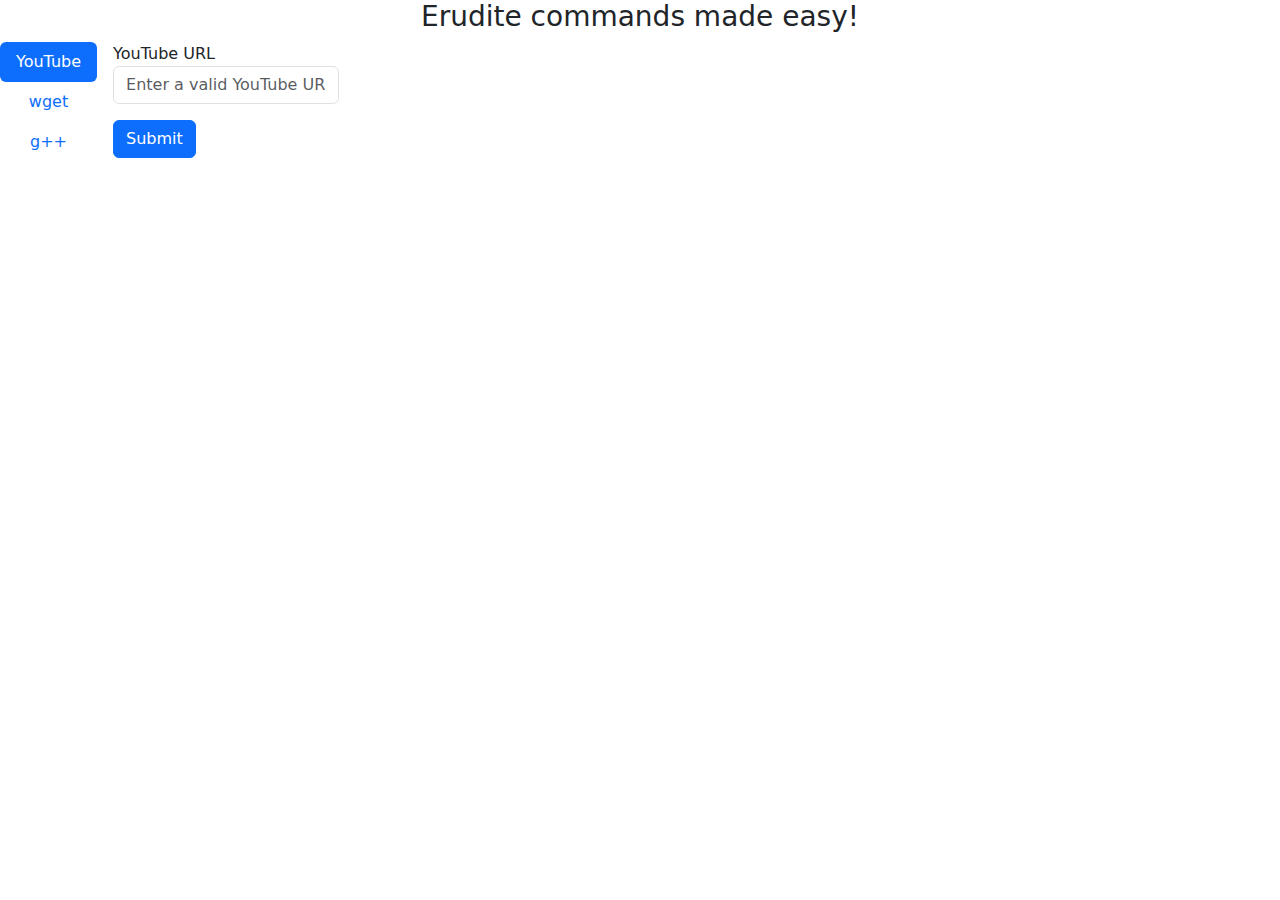
<file: prodigal.html>
<!DOCTYPE html>
<html lang="en">

<head>
  <meta charset="UTF-8">
  <meta name="viewport" content="width=device-width, initial-scale=1.0">
  <title>Document</title>
  <link href="https://cdn.jsdelivr.net/npm/bootstrap@5.3.3/dist/css/bootstrap.min.css" rel="stylesheet"
    integrity="sha384-QWTKZyjpPEjISv5WaRU9OFeRpok6YctnYmDr5pNlyT2bRjXh0JMhjY6hW+ALEwIH" crossorigin="anonymous">
  <script defer src="https://cdn.jsdelivr.net/npm/bootstrap@5.3.3/dist/js/bootstrap.bundle.min.js"
    integrity="sha384-YvpcrYf0tY3lHB60NNkmXc5s9fDVZLESaAA55NDzOxhy9GkcIdslK1eN7N6jIeHz"
    crossorigin="anonymous"></script>
</head>

<body>
  <div class="mx-auto" style="text-align: center;">

    <h3>Erudite commands made easy!</h3>

  </div>



  <div class="d-flex align-items-start">
    <div class="nav flex-column nav-pills me-3" id="v-pills-tab" role="tablist" aria-orientation="vertical">
      <button id="yt-tab" aria-controls="yt" data-bs-target="#yt" class="nav-link active" data-bs-toggle="pill"
        type="button" role="tab" aria-selected="true">YouTube</button>
      <button aria-controls="wget" id="wget-tab" class="nav-link" data-bs-toggle="pill" data-bs-target="#wget"
        type="button" role="tab" aria-selected="false">wget</button>
      <button id="gpp-tab" aria-controls="gpp" data-bs-target="#gpp" class="nav-link" data-bs-toggle="pill"
        type="button" role="tab" aria-selected="false">g++</button>
    </div>
    <div class="tab-content" id="v-pills-tabContent">

      <div class="tab-pane fade show active" id="yt" role="tabpanel" aria-labelledby="yt-tab">
        <div>
          <form>
            <div class="form-group">
              <label for="ytURLInput">YouTube URL</label>
              <input type="text" class="form-control" id="ytURLInput" aria-describedby="ytURLHelp"
                placeholder="Enter a valid YouTube URL">
            </div>
            <p class="commandOutput"></p>
            <button id="yt-submit" type="button" class="btn btn-primary erudite-btn">Submit</button>
          </form>
        </div>
      </div>

      <div class="tab-pane fade" id="wget" role="tabpanel" aria-labelledby="wget-tab">...</div>
      <div class="tab-pane fade" id="gpp" role="tabpanel" aria-labelledby="gpp-tab">...</div>
    </div>
  </div>


  <script src="prodigal.js"></script>
  <script>
    let activated_pane = null;
    let commandOutputArea = document.getElementsByClassName('commandOutput')[0];
    
    processActiveTab();



    


    const button = document.querySelector('#yt-submit');
    console.log(button);
    button.addEventListener('click', () => {
      commandOutputArea.innerHTML = "";
      let activeTabID = null;
      if (activated_pane) {
        activeTabID = activated_pane.id;
      }
      generateCommands(activeTabID);
      return false;
    });


  </script>
</body>

</html>
</file>
<file: css/style.css>
* {
    border: 0;
    margin: 0;
    outline: none;
    box-sizing: border-box;
    text-decoration: none;
    list-style-type: none;
    font-family: 'Jost', sans-serif;
    font-weight: 400;
}

html {
    font-size: 62.5%;
    scroll-behavior: smooth;;
    /* background-color: red; */
}


.center {
    display: flex;
    justify-content: center;
    align-items: center;
}



a[target="_blank"]:not(.social-media-link)::after {
    content: url([data-uri]);
    margin: 0 3px 0 5px;
}

.section-heading {
    font-size: 5rem;
    color: #333;
    text-transform: uppercase;
    letter-spacing: .5rem;
    margin: 5rem 0;
    border-bottom: .3rem solid #333;
    text-shadow: .2rem .2rem .5rem #555;
}

#section-heading-about-me {
    /* margin-top: 10rem; */
}

.section {
    
    display: flex;
    flex-direction: column;
    align-items: center;
}
.card-right-align {
    display: flex; 
    justify-content: flex-end;
}

.row:nth-child(odd) {
    position: relative;
    /* transform: translateX(150px); */
    opacity: 1;
    transition: all 1s ease;
}

.row:nth-child(even) {
    position: relative;
    /* transform: translateX(-150px); */
    opacity: 1;
    transition: all 1s ease;
}

.row.active {
    transform: translateX(0px);
    opacity: 1;
}

/* .row-1, .row-2 {
    opacity: 0;
} */

.col {
    display: flex;
    justify-content: center; 
}

/* section-1 */

.section-1 {
    width: 100%;
    height: 100vh;
    background: linear-gradient(rgba(255, 255, 255, .2), rgba(255, 255, 255, .3)), url(../img/bg.svg) center no-repeat;
    background-size: cover;
    display: flex;
    flex-direction: column;
}

.section-top-heading {
    font-size: 6rem;
    font-weight: 700;
    color: #fff;
    padding: 0 3rem;
    text-align: center;
    margin-bottom: 5rem;        
    text-shadow: .5rem .5rem .5rem #574b9c;
}

/* .section-top-heading {
    transition: transform .5s ease;
  } */

  .section-top-heading:hover > #lecturer {
    transform: scale(1.1);
  }

.section-top-heading .heading-aux {
    font-size: 3.5rem;
}

.person-img {
    width: 25rem;
    height: 25rem;
    object-fit: cover;
    border-radius: 50%;
    border: .7rem dotted #574b9c;
    padding: .5rem;
    opacity: .9;
}

.person-name {
    font-size: 2rem;
    color: #fff;
    background-color: #ef1c6f;
    margin: 5rem 0;
    padding: 2.5rem 3rem;
    letter-spacing: .3rem;
    /* transform: skew(-10deg); */
    text-align: center;
    animation: pulse 2s infinite;
    cursor: pointer;
}

@keyframes pulse {
    0% {
        transform: skew(-10deg) scale(0.9);
        box-shadow: 0 0 0 0 rgba(223, 54, 112, 0.7);
    }
    70% {
        transform: skew(-10deg) scale(1);
        box-shadow: 0 0 0 10px rgba(223, 54, 112, 0.7);
    }
    100% {
        transform: skew(-10deg) scale(0.9);
    }
}

.section-1-btn {
    font-size: 1.7rem;
    font-weight: 700;
    color: #333;
    background-color: #fff;
    border: .3rem solid #333;
    padding: .5rem 1rem;
    text-transform: uppercase;
    letter-spacing: .3rem;
}

/* end of section-1-  */

/* Navbar */

.navbar {
    width: 100%;
    max-width: 100%;
    background-color: #5c509f;
    box-shadow: .2rem .2rem .5rem #555;
    /* position: absolute; */
    z-index: 300;
}

.sticky {
    position: fixed;
    top: 0;
}

a.brand-logo {
    font-size: 2.5rem;
    font-weight: 500;
    letter-spacing: .2rem;
    /* white-space: nowrap; */

}

.navbar-link {
    font-size: 1.7rem;
    font-weight: 600;
    color: #fff;
    margin: 0 1rem;
    letter-spacing: .2rem;
    text-transform: uppercase;
    position: relative;
    transition: color .2s;
}

.navbar-link:hover {
    color: #F8D7C3;
}

.change.navbar-link {
    color: #fff;
}

.change.navbar-link::before {
    width: 100%;
}

.navbar-link::before {
    content: "";
    width: 0;
    height: 0.2rem;
    background-color: #F8D7C3;
    position: absolute;
    left: 0;
    /* right: -15%; */
    bottom: 1rem;
    transition: width 0.2s;
}

.navbar-link:hover::before {
    width: 100%;
}

/* End of Navbar */

/* Section Projects */

.card {
    width: 36rem;
    max-width: 100%;
}

.project-container {
    letter-spacing: .1rem;
    max-width: 100%;
}

.project-name {
    font-size: 3rem;
    font-weight: 700;
    color: #333;
    text-transform: capitalize;
    margin: 0;
}

.project-technology {
    letter-spacing: .05rem;
    font-size: 1.8rem;
    padding-top: 2rem;
}

.project-link {
    font-size: 1.8rem;
}

.project-title {
    border-bottom: .1rem solid black;
    margin-bottom: 1rem;
}

.details-container {
    height: 64rem;
    display: flex;
    flex-direction: column;
    justify-content: center;
}

/* end of Section Projects */

/* Section About */

.section-2 {
    width: 100%;
    height: 100%;
    /* padding: 15rem 0 0 0; */
    background-color: #fff;
    display: flex;
    flex-direction: column;
    align-items: center;
}

.section-2-description {
    font-size: 2rem;
    text-align: center;
}


/* End of Section About */             

/* Section Publications */


.section-3-description {
    font-size: 2rem;
    text-align: center;

}
/* End of Section Publications */

/* Footer */

footer {
    width: 100%;
    height: 30vh;
    background-color: #222;
    flex-direction: column;
}


.social-media {
    margin-bottom: 5rem;
}

.social-media-link {
    margin: 0 2rem;
    padding: .7rem;
    display: inline-block;
}

.social-media-link i {
    font-size: 3rem;
    color: #fff;
}

.copyright {
    color: #aaa;
    font-size: 2rem;
    letter-spacing: .2rem;
    font-weight: 300;
    text-align: center;

}

/* End of Footer */

/* Section Contact  */
.section-contact {
    width: 100%;
    height: 80vh;
    background: #333;
    display: flex;
    flex-direction: column;
    align-items: center;
    justify-content: space-evenly;
}

.section-contact-heading {
    color: #fff;
    box-shadow: none;
    border-color: #fff;
}


.contact-form {
    width: 50rem;
    flex-direction: column;
}

.contact-form input,
.contact-form textarea {
    width: 100%;
    padding: .5rem;
    caret-color: white;
    color: white;
}

.contact-form label {
    font-size: 2rem;
    top: -1rem;
}

.contact-form .input-field {
    margin: 1.75rem 0;
    max-width: 100vw;
}

.contact-form textarea {
    max-height: 15rem;
    height: 10rem;
    max-width: 100%;
}

.contact-form .contact-form-btn {
    background: #62499D;
    text-transform: uppercase;
    letter-spacing: 1rem;
    cursor: pointer;
    height: 5rem;
    font-size: 2rem;
    max-width: 100vw 
}

/* End of Section Contact  */


/* Responsive */
@media (max-width: 1200px) {
    .section-contact {
        height: 80vh;
    }
} 

@media (max-width: 800px) {
    .section-heading {
        font-size: 4rem;
    }
    #projects-dir-link {
        display: none;
    }
}

@media(max-width: 600px) {
    .section-heading {
        font-size: 4.0rem;        
    }   

    

    .navbar-link {
        margin: 0 2rem;
        font-size: 1.5rem;
    }

    .section-2 {
        padding: 0rem 1rem;
    }

  

    .section-3 {
        padding: 0rem 1rem;
        
    }

    #section-heading-about-me {
        margin-bottom: 5rem;
    }

   

    .contact-form {
        width: 40rem;
    }

    .copyright {
        width: 70%;
    }

    a.brand-logo {
        font-size: 3rem;
        font-weight: 300;
        
    }
}

@media(max-width: 500px) {
    html {
        font-size: 55%;
    }

   
    
}

@media(max-width: 450px) {
    html {
        font-size: 50%;
    }

    /* .section-heading {
        font-size: 3.5rem;
    }

    .navbar-link {
        margin: 0 1.5rem;
    }

    .section-heading {
        text-align: center;
    }

   
    a.brand-logo {
        font-size: 1.75rem;
    } */
    


}

/* End of Responsive */

.modal {
    max-width: 100%;
}
</file>
<file: toc/styles.css>
body {
    font-family: Arial, sans-serif;
    display: flex;
    flex-direction: column;
    align-items: center;
    justify-content: center;
    height: 100vh;
    margin: 0;
    background-color: #f5f5f5;
    overflow: hidden;
  }
  
  .grid-container {
    position: relative;
    width: 90vw; /* 90% of viewport width */
    height: 90vw; /* Maintain square aspect ratio */
    max-width: 400px; /* Cap size for larger screens */
    max-height: 400px;
  }
  
  .grid {
    display: grid;
    grid-template-columns: repeat(3, 1fr);
    grid-template-rows: repeat(3, 1fr);
    width: 100%;
    height: 100%;
    border: 2px solid #000;
    background-color: #ddd;
  }
  
  .cell {
    border: 1px solid #bbb;
  }
  
  .ball {
    position: absolute;
    width: calc(100% / 3 - 10px); /* Slight padding for visual alignment */
    height: calc(100% / 3 - 10px);
    background-color: darkgrey;
    border-radius: 50%;
    transition: transform 0.3s ease;
    /* Start position: center of the bottom-left cell */
    transform: translate(0, calc(200% + 5px));
  }
  
  .controls {
    margin-top: 20px;
    display: flex;
    flex-direction: column;
    align-items: center;
  }
  
  .control-button {
    padding: 10px 20px;
    margin: 5px;
    font-size: 1rem;
    cursor: pointer;
  }
  
  /* Adjustments for very small screens */
  @media (max-width: 500px) {
    .control-button {
      font-size: 0.9rem;
      padding: 8px 16px;
    }
  }
</file>
<file: toc2/styles.css>
body {
    display: flex;
    flex-direction: column;
    align-items: center;
    justify-content: center;
    height: 100vh;
    margin: 0;
    font-family: Arial, sans-serif;
    background-color: #f4f4f4;
  }
  
  .grid-container {
    display: flex;
    justify-content: center;
    align-items: center;
  }
  
  .grid {
    display: grid;
    grid-template-columns: repeat(3, 100px);
    grid-template-rows: repeat(3, 100px);
    gap: 2px;
    position: relative; 
  }
  
  .grid div {
    width: 100px;
    height: 100px;
    background-color: #ddd;
    border: 1px solid #aaa;
  }
  
  .circle {
    width: 80px;
    height: 80px;
    background-color: black;
    border-radius: 500%;
    position: absolute;
    transition: transform 0.3s ease-in-out;
  }
  
  .arrow-panel {
    margin-top: 20px;
    display: flex;
    flex-direction: column;
    align-items: center;
  }
  
  .arrow-row {
    display: flex;
    justify-content: center;
  }
  
  .arrow-key {
    width: 50px;
    height: 50px;
    margin: 5px;
    background-color: #ddd;
    border: 2px solid #aaa;
    border-radius: 5px;
    font-size: 18px;
    font-weight: bold;
    cursor: pointer;
    display: flex;
    justify-content: center;
    align-items: center;
    box-shadow: 2px 2px 5px rgba(0, 0, 0, 0.2);
  }
  
  .arrow-key:hover {
    background-color: #bbb;
  }
  
  .invisible {
    visibility: hidden;
  }
</file>
